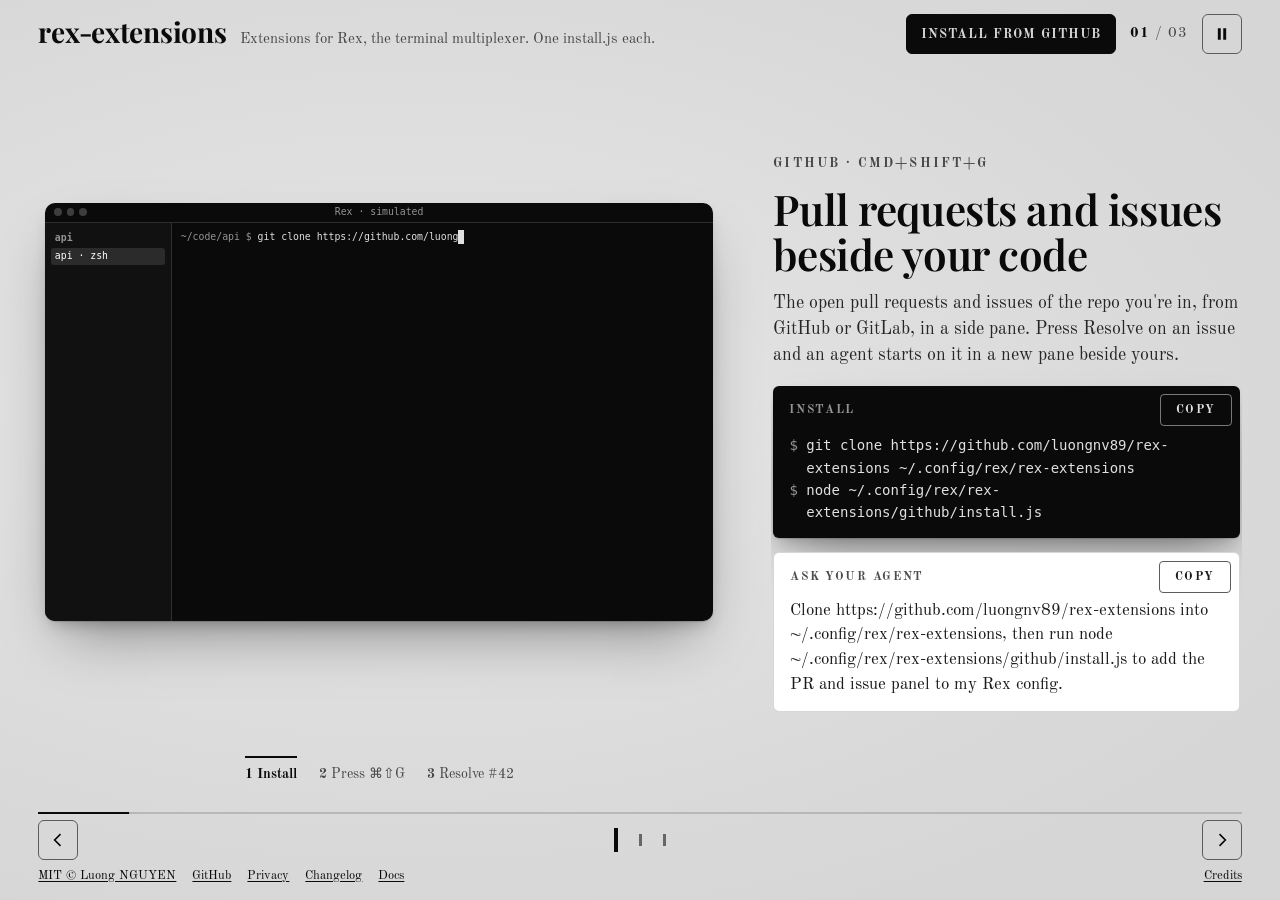
<file: landing-page/index.html>
<!doctype html>
<html lang="en">
<head>
<meta charset="utf-8">
<meta name="viewport" content="width=device-width, initial-scale=1">
<title>rex-extensions: extensions for Rex, the terminal multiplexer</title>
<meta name="description" content="Three extensions for Rex, each shown from install to use: a side pane of pull requests and issues, a strip of Claude Code usage per mcc account, and new tabs that follow ssh.">
<meta name="color-scheme" content="light dark">
<meta name="theme-color" content="#d6d6d6" media="(prefers-color-scheme: light)">
<meta name="theme-color" content="#262626" media="(prefers-color-scheme: dark)">
<link rel="icon" href="favicon.svg" type="image/svg+xml">
<link rel="stylesheet" href="styles.css">
<script src="app.js" defer></script>
</head>
<body>
<div class="shell">
  <header class="top">
    <div class="brandline">
      <a class="brand" href="./">rex-extensions</a>
      <p class="tagline">Extensions for Rex, the terminal multiplexer. One install.js each.</p>
    </div>
    <h1 class="sr-only">rex-extensions: three extensions for Rex, the terminal multiplexer, each shown from install to use</h1>
    <div class="top-controls">
      <a class="cta" href="https://github.com/luongnv89/rex-extensions#quick-start">Install from GitHub</a>
      <p class="counter"><span id="current">01</span> / <span id="total">03</span></p>
      <button id="autoplay" class="ctl" type="button" aria-label="Autoplay" aria-pressed="true" title="Autoplay (Space)">
        <svg class="icon icon-pause" viewBox="0 0 24 24" aria-hidden="true" focusable="false"><path d="M7 5h3.5v14H7zM13.5 5H17v14h-3.5z" fill="currentColor"/></svg>
        <svg class="icon icon-play" viewBox="0 0 24 24" aria-hidden="true" focusable="false"><path d="M8 5v14l11-7z" fill="currentColor"/></svg>
      </button>
    </div>
  </header>

  <main id="stage" class="stage" aria-roledescription="carousel" aria-label="rex-extensions, from install to use">
    <noscript><p class="noscript">This slideshow needs JavaScript. Every extension is also in the <a href="https://github.com/luongnv89/rex-extensions#readme">rex-extensions README</a>.</p></noscript>
  </main>

  <nav class="bar" aria-label="Slides">
    <div class="progress" aria-hidden="true"><span id="progress"></span></div>
    <div class="nav-row">
      <button id="prev" class="ctl" type="button" aria-label="Previous slide">
        <svg class="icon" viewBox="0 0 24 24" aria-hidden="true" focusable="false"><path d="M15 5l-7 7 7 7" fill="none" stroke="currentColor" stroke-width="2"/></svg>
      </button>
      <div id="dots" class="dots"></div>
      <button id="next" class="ctl" type="button" aria-label="Next slide">
        <svg class="icon" viewBox="0 0 24 24" aria-hidden="true" focusable="false"><path d="M9 5l7 7-7 7" fill="none" stroke="currentColor" stroke-width="2"/></svg>
      </button>
    </div>
  </nav>

  <footer class="foot">
    <a href="LICENSE">MIT © Luong NGUYEN</a>
    <a href="https://github.com/luongnv89/rex-extensions">GitHub</a>
    <a href="privacy.html">Privacy</a>
    <a href="changelog.html">Changelog</a>
    <a href="docs.html">Docs</a>
    <details id="credits" class="credits">
      <summary>Credits</summary>
      <div class="credits-panel" role="group" aria-label="Credits" tabindex="0">
        <p>rex-extensions and this site are under the <a href="LICENSE">MIT licence</a>, © Luong NGUYEN.</p>
        <p>The Rex windows on the slides are simulations drawn in HTML. The repos, people, accounts and numbers in them are examples.</p>
        <p>The fonts are under the SIL OFL 1.1: <a href="fonts/OFL-PlayfairDisplay.txt">Playfair Display</a> and <a href="fonts/OFL-OldStandardTT.txt">Old Standard TT</a>. The design follows the <a href="https://github.com/luongnv89/printer-cli">printer-cli</a> site.</p>
      </div>
    </details>
  </footer>

  <p id="announce" class="sr-only" aria-live="polite"></p>
  <p id="copy-status" class="sr-only" role="status"></p>
</div>
<script type="application/json" id="slides">
[
 {
  "id": "github",
  "scene": "github",
  "duration": 16500,
  "group": "github · cmd+shift+g",
  "title": "Pull requests and issues beside your code",
  "blurb": "The open pull requests and issues of the repo you're in, from GitHub or GitLab, in a side pane. Press Resolve on an issue and an agent starts on it in a new pane beside yours.",
  "command": "git clone https://github.com/luongnv89/rex-extensions ~/.config/rex/rex-extensions\nnode ~/.config/rex/rex-extensions/github/install.js",
  "prompt": "Clone https://github.com/luongnv89/rex-extensions into ~/.config/rex/rex-extensions, then run node ~/.config/rex/rex-extensions/github/install.js to add the PR and issue panel to my Rex config.",
  "alt": "A simulated Rex window: the github extension is cloned and installed, cmd+shift+g opens the panel of pull requests and issues on the right, and Resolve #42 starts Claude Code on that issue in a new pane.",
  "steps": [
   {
    "at": 0,
    "label": "Install"
   },
   {
    "at": 5900,
    "label": "Press <kbd>⌘⇧G</kbd>"
   },
   {
    "at": 9900,
    "label": "Resolve #42"
   }
  ]
 },
 {
  "id": "mcc",
  "scene": "mcc",
  "duration": 15500,
  "group": "mcc · cmd+shift+u",
  "title": "Every Claude Code account's usage, in one strip",
  "blurb": "The 5-hour and weekly usage of every mcc account, with the time to each reset, along the bottom of the tab. Press r to look every account up live, and d for when each window resets.",
  "command": "node ~/.config/rex/rex-extensions/mcc/install.js",
  "prompt": "Run node ~/.config/rex/rex-extensions/mcc/install.js to add the mcc usage panel to my Rex config. If that folder doesn't exist, clone https://github.com/luongnv89/rex-extensions into it first.",
  "alt": "A simulated Rex window: the mcc extension is installed, cmd+shift+u opens a strip of usage bars for four accounts along the bottom, r refreshes them and d shows each account's reset times.",
  "steps": [
   {
    "at": 0,
    "label": "Install"
   },
   {
    "at": 4200,
    "label": "Press <kbd>⌘⇧U</kbd>"
   },
   {
    "at": 8200,
    "label": "Refresh with <kbd>r</kbd>"
   },
   {
    "at": 11300,
    "label": "Details with <kbd>d</kbd>"
   }
  ]
 },
 {
  "id": "sshtab",
  "scene": "sshtab",
  "duration": 18000,
  "group": "sshtab · cmd+alt+t",
  "title": "New tabs follow ssh; agents return after restarts",
  "blurb": "A tab or split opened from one that's ssh'd into a machine connects to that machine too, with the same ssh options. After Rex restarts, Claude Code sessions resume in their panes and folders.",
  "command": "node ~/.config/rex/rex-extensions/sshtab/install.js",
  "prompt": "Run node ~/.config/rex/rex-extensions/sshtab/install.js to add same-machine tabs to my Rex config. If that folder doesn't exist, clone https://github.com/luongnv89/rex-extensions into it first.",
  "alt": "A simulated Rex window: the sshtab extension is installed, cmd+t in a tab ssh'd into devbox opens a new tab that types the same ssh command, and after Rex restarts a pane types claude --resume to bring its session back.",
  "steps": [
   {
    "at": 0,
    "label": "Install"
   },
   {
    "at": 5600,
    "label": "<kbd>⌘T</kbd> in an ssh tab"
   },
   {
    "at": 11000,
    "label": "Rex restarts"
   }
  ]
 }
]
</script>
</body>
</html>
</file>
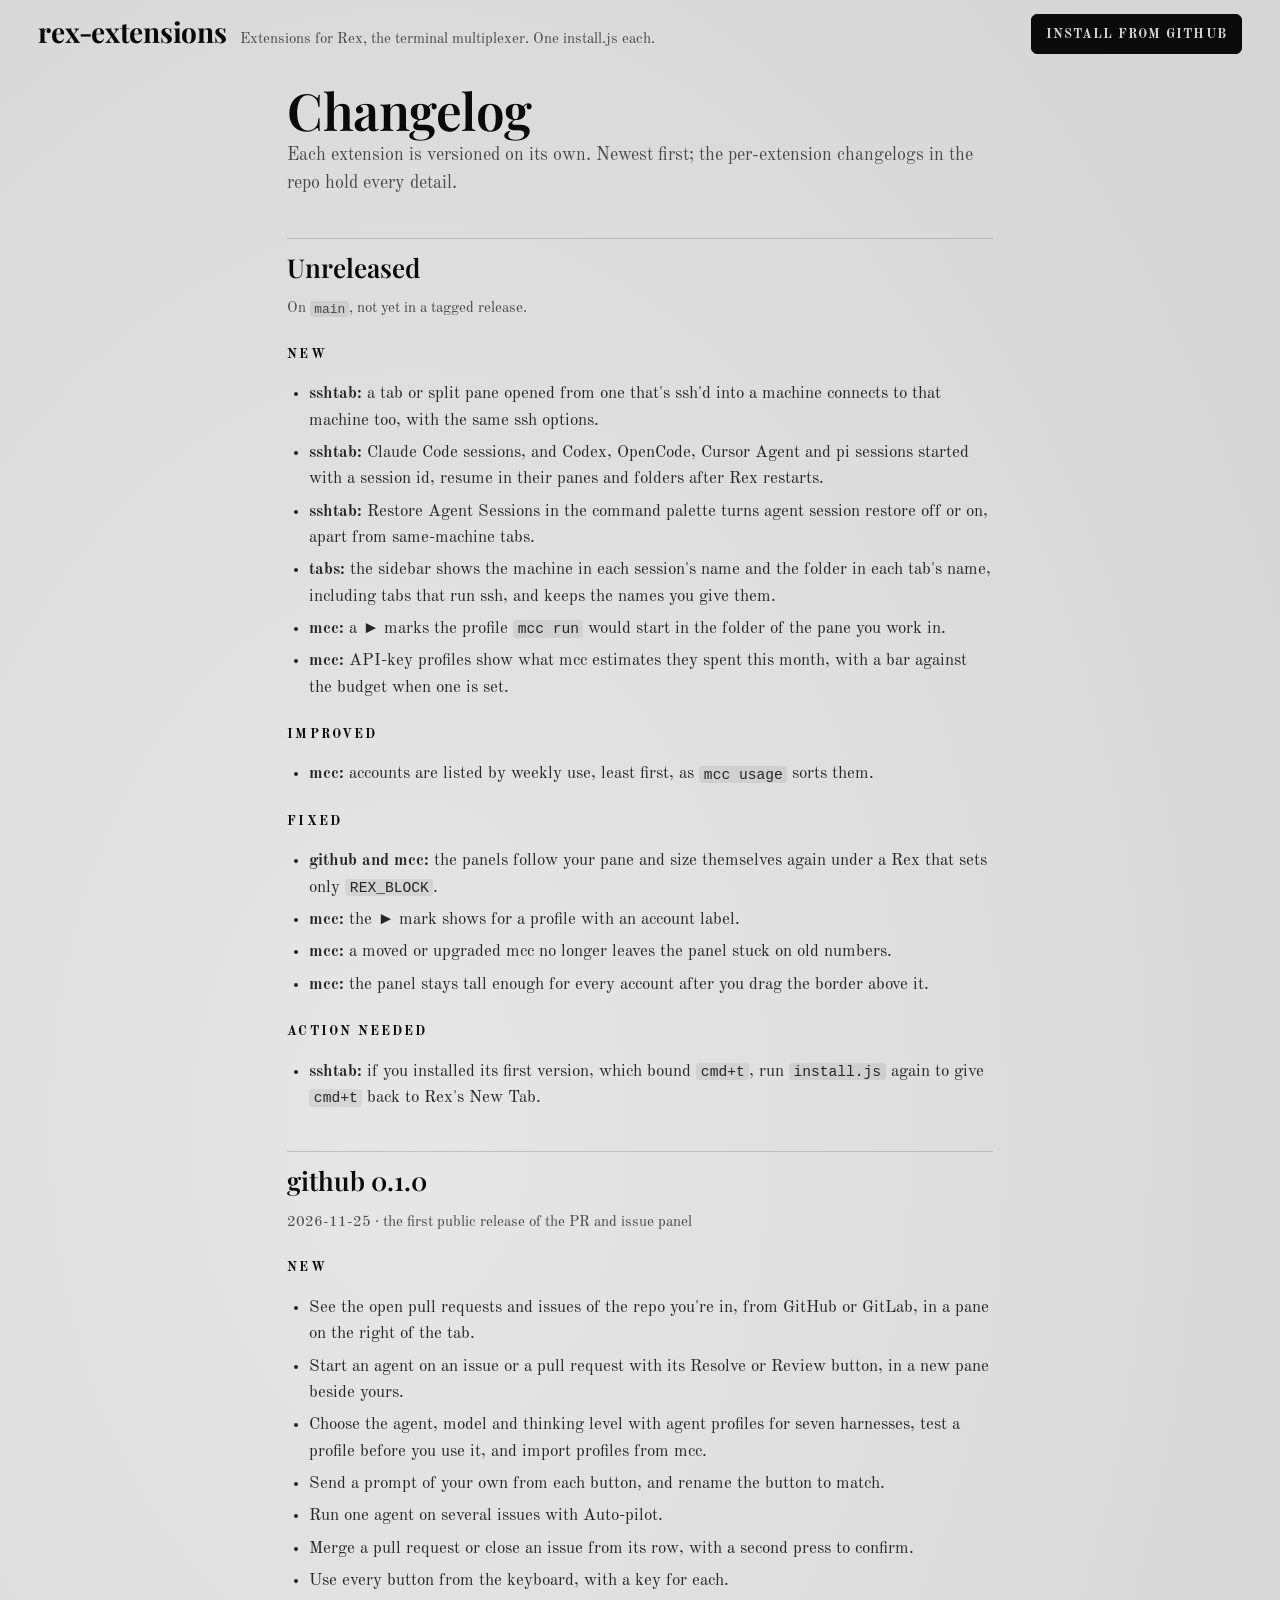
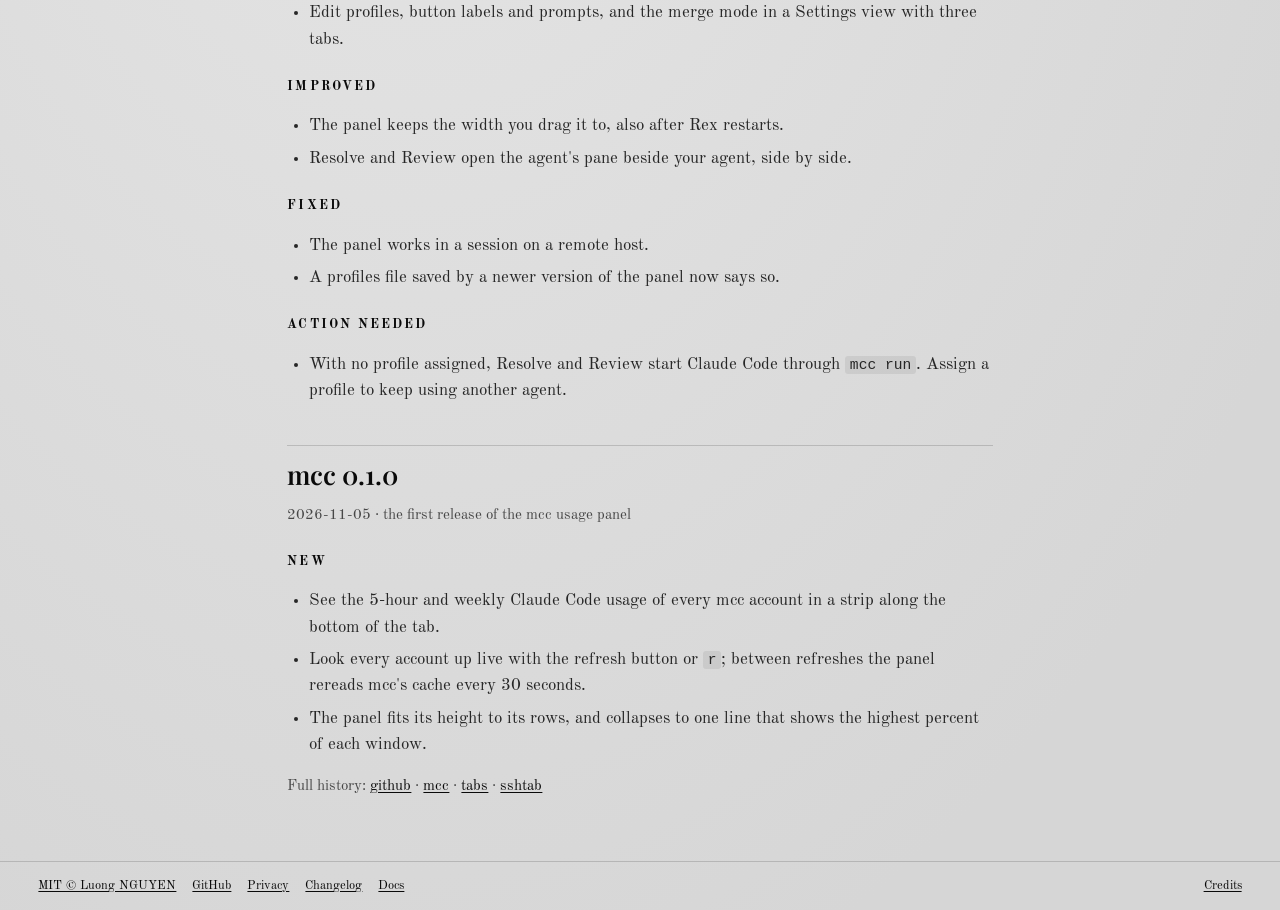
<file: landing-page/changelog.html>
<!doctype html>
<html lang="en" class="doc">
<head>
<meta charset="utf-8">
<meta name="viewport" content="width=device-width, initial-scale=1">
<title>Changelog · rex-extensions</title>
<meta name="description" content="What changed in each rex-extensions release, newest first.">
<meta name="color-scheme" content="light dark">
<meta name="theme-color" content="#d6d6d6" media="(prefers-color-scheme: light)">
<meta name="theme-color" content="#262626" media="(prefers-color-scheme: dark)">
<link rel="icon" href="favicon.svg" type="image/svg+xml">
<link rel="stylesheet" href="styles.css">
</head>
<body>
  <header class="top">
    <div class="brandline">
      <a class="brand" href="index.html">rex-extensions</a>
      <p class="tagline">Extensions for Rex, the terminal multiplexer. One install.js each.</p>
    </div>
    <div class="top-controls">
      <a class="cta" href="https://github.com/luongnv89/rex-extensions#quick-start">Install from GitHub</a>
    </div>
  </header>
  <main class="doc-main">

    <h1>Changelog</h1>
    <p class="lede">Each extension is versioned on its own. Newest first; the per-extension changelogs in the repo hold every detail.</p>

    <h2 id="unreleased">Unreleased</h2>
    <p class="meta">On <code>main</code>, not yet in a tagged release.</p>
    <h3>New</h3>
    <ul>
      <li><strong>sshtab:</strong> a tab or split pane opened from one that's ssh'd into a machine connects to that machine too, with the same ssh options.</li>
      <li><strong>sshtab:</strong> Claude Code sessions, and Codex, OpenCode, Cursor Agent and pi sessions started with a session id, resume in their panes and folders after Rex restarts.</li>
      <li><strong>sshtab:</strong> Restore Agent Sessions in the command palette turns agent session restore off or on, apart from same-machine tabs.</li>
      <li><strong>tabs:</strong> the sidebar shows the machine in each session's name and the folder in each tab's name, including tabs that run ssh, and keeps the names you give them.</li>
      <li><strong>mcc:</strong> a ► marks the profile <code>mcc run</code> would start in the folder of the pane you work in.</li>
      <li><strong>mcc:</strong> API-key profiles show what mcc estimates they spent this month, with a bar against the budget when one is set.</li>
    </ul>
    <h3>Improved</h3>
    <ul>
      <li><strong>mcc:</strong> accounts are listed by weekly use, least first, as <code>mcc usage</code> sorts them.</li>
    </ul>
    <h3>Fixed</h3>
    <ul>
      <li><strong>github and mcc:</strong> the panels follow your pane and size themselves again under a Rex that sets only <code>REX_BLOCK</code>.</li>
      <li><strong>mcc:</strong> the ► mark shows for a profile with an account label.</li>
      <li><strong>mcc:</strong> a moved or upgraded mcc no longer leaves the panel stuck on old numbers.</li>
      <li><strong>mcc:</strong> the panel stays tall enough for every account after you drag the border above it.</li>
    </ul>
    <h3>Action needed</h3>
    <ul>
      <li><strong>sshtab:</strong> if you installed its first version, which bound <code>cmd+t</code>, run <code>install.js</code> again to give <code>cmd+t</code> back to Rex's New Tab.</li>
    </ul>

    <h2 id="github-0-1-0">github 0.1.0</h2>
    <p class="meta">2026-11-25 · the first public release of the PR and issue panel</p>
    <h3>New</h3>
    <ul>
      <li>See the open pull requests and issues of the repo you're in, from GitHub or GitLab, in a pane on the right of the tab.</li>
      <li>Start an agent on an issue or a pull request with its Resolve or Review button, in a new pane beside yours.</li>
      <li>Choose the agent, model and thinking level with agent profiles for seven harnesses, test a profile before you use it, and import profiles from mcc.</li>
      <li>Send a prompt of your own from each button, and rename the button to match.</li>
      <li>Run one agent on several issues with Auto-pilot.</li>
      <li>Merge a pull request or close an issue from its row, with a second press to confirm.</li>
      <li>Use every button from the keyboard, with a key for each.</li>
      <li>Edit profiles, button labels and prompts, and the merge mode in a Settings view with three tabs.</li>
    </ul>
    <h3>Improved</h3>
    <ul>
      <li>The panel keeps the width you drag it to, also after Rex restarts.</li>
      <li>Resolve and Review open the agent's pane beside your agent, side by side.</li>
    </ul>
    <h3>Fixed</h3>
    <ul>
      <li>The panel works in a session on a remote host.</li>
      <li>A profiles file saved by a newer version of the panel now says so.</li>
    </ul>
    <h3>Action needed</h3>
    <ul>
      <li>With no profile assigned, Resolve and Review start Claude Code through <code>mcc run</code>. Assign a profile to keep using another agent.</li>
    </ul>

    <h2 id="mcc-0-1-0">mcc 0.1.0</h2>
    <p class="meta">2026-11-05 · the first release of the mcc usage panel</p>
    <h3>New</h3>
    <ul>
      <li>See the 5-hour and weekly Claude Code usage of every mcc account in a strip along the bottom of the tab.</li>
      <li>Look every account up live with the refresh button or <code>r</code>; between refreshes the panel rereads mcc's cache every 30 seconds.</li>
      <li>The panel fits its height to its rows, and collapses to one line that shows the highest percent of each window.</li>
    </ul>

    <p class="meta">Full history: <a href="https://github.com/luongnv89/rex-extensions/blob/HEAD/github/CHANGELOG.md">github</a> · <a href="https://github.com/luongnv89/rex-extensions/blob/HEAD/mcc/CHANGELOG.md">mcc</a> · <a href="https://github.com/luongnv89/rex-extensions/blob/HEAD/tabs/CHANGELOG.md">tabs</a> · <a href="https://github.com/luongnv89/rex-extensions/blob/HEAD/sshtab/CHANGELOG.md">sshtab</a></p>
  </main>
  <footer class="foot">
    <a href="LICENSE">MIT © Luong NGUYEN</a>
    <a href="https://github.com/luongnv89/rex-extensions">GitHub</a>
    <a href="privacy.html">Privacy</a>
    <a href="changelog.html" aria-current="page">Changelog</a>
    <a href="docs.html">Docs</a>
    <details id="credits" class="credits">
      <summary>Credits</summary>
      <div class="credits-panel" role="group" aria-label="Credits" tabindex="0">
        <p>rex-extensions and this site are under the <a href="LICENSE">MIT licence</a>, © Luong NGUYEN.</p>
        <p>The Rex windows on the slides are simulations drawn in HTML. The repos, people, accounts and numbers in them are examples.</p>
        <p>The fonts are under the SIL OFL 1.1: <a href="fonts/OFL-PlayfairDisplay.txt">Playfair Display</a> and <a href="fonts/OFL-OldStandardTT.txt">Old Standard TT</a>. The design follows the <a href="https://github.com/luongnv89/printer-cli">printer-cli</a> site.</p>
      </div>
    </details>
  </footer>
<script>
  // The credits close on Escape and on a click outside them, as on the slideshow.
  const credits = document.getElementById("credits");
  document.addEventListener("keydown", (e) => { if (e.key === "Escape" && credits.open) { credits.open = false; credits.querySelector("summary").focus(); } });
  document.addEventListener("click", (e) => { if (credits.open && !credits.contains(e.target)) credits.open = false; });
</script>
</body>
</html>
</file>
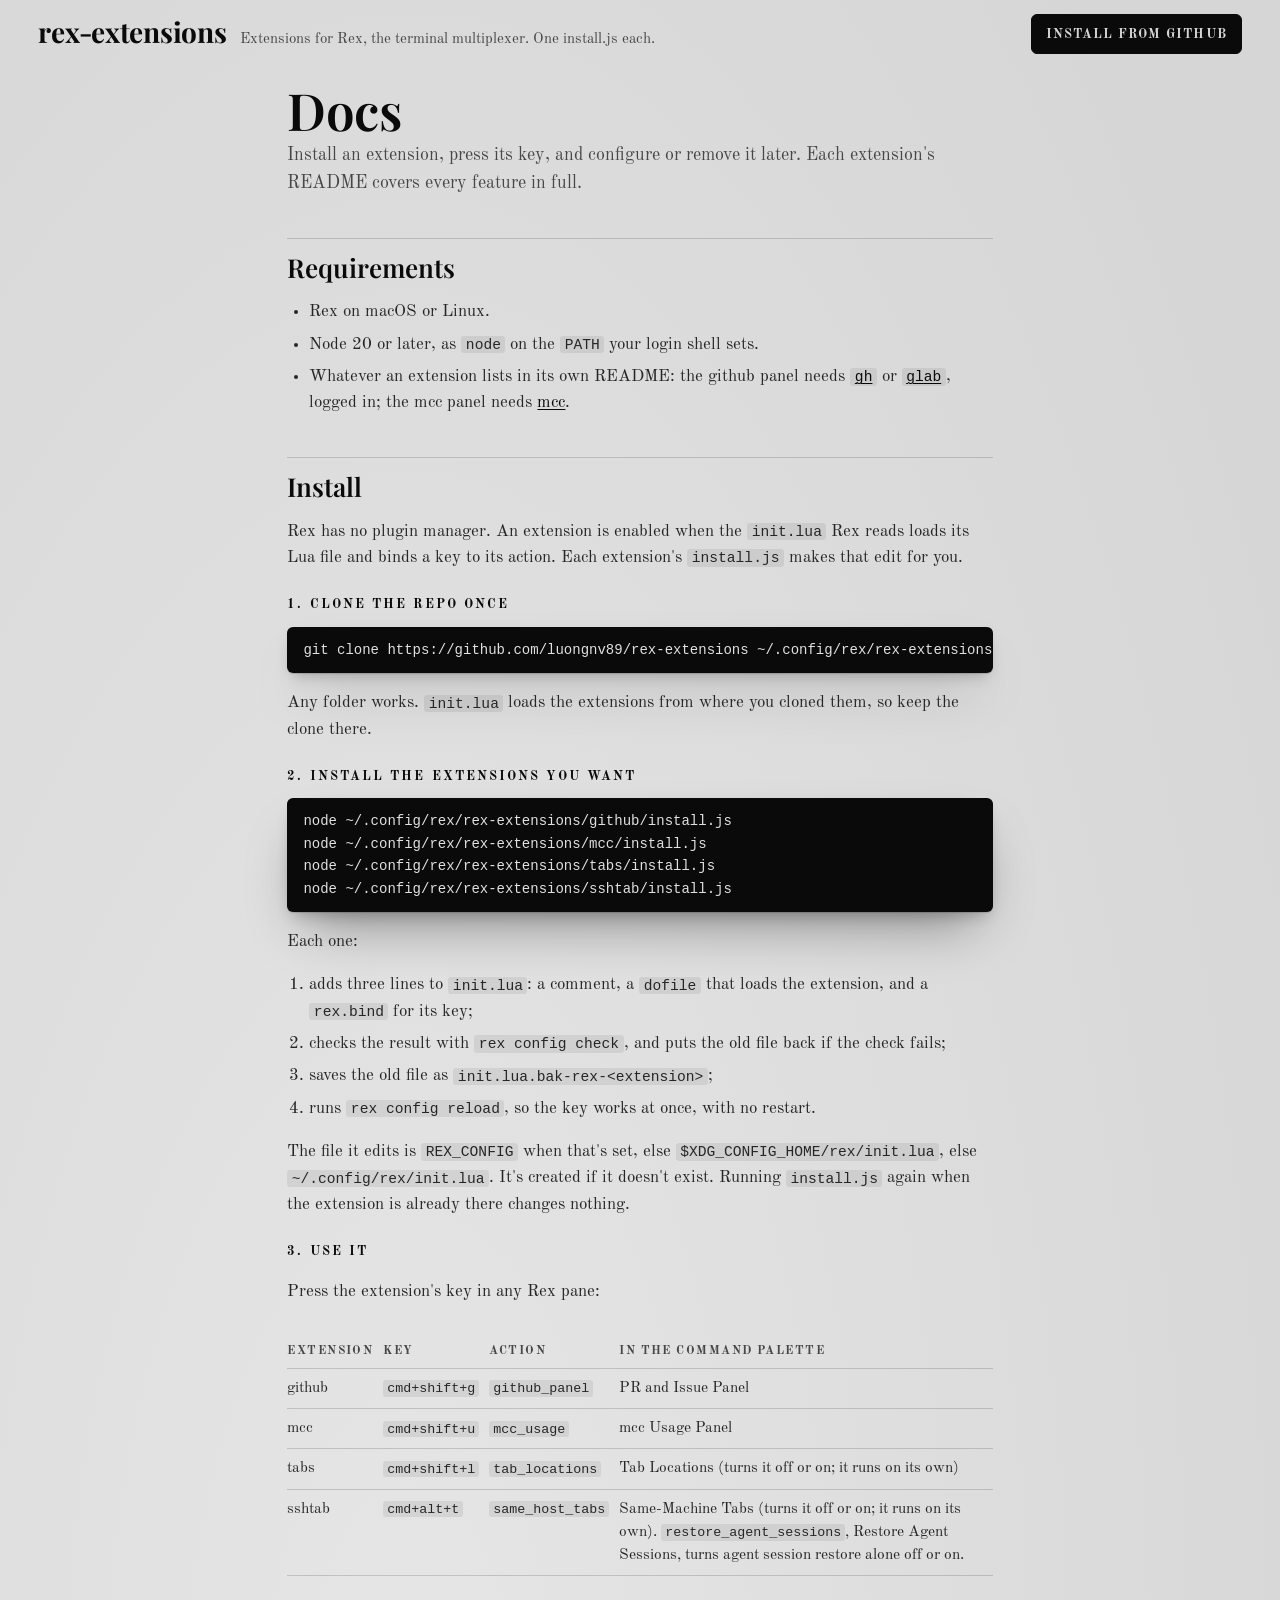
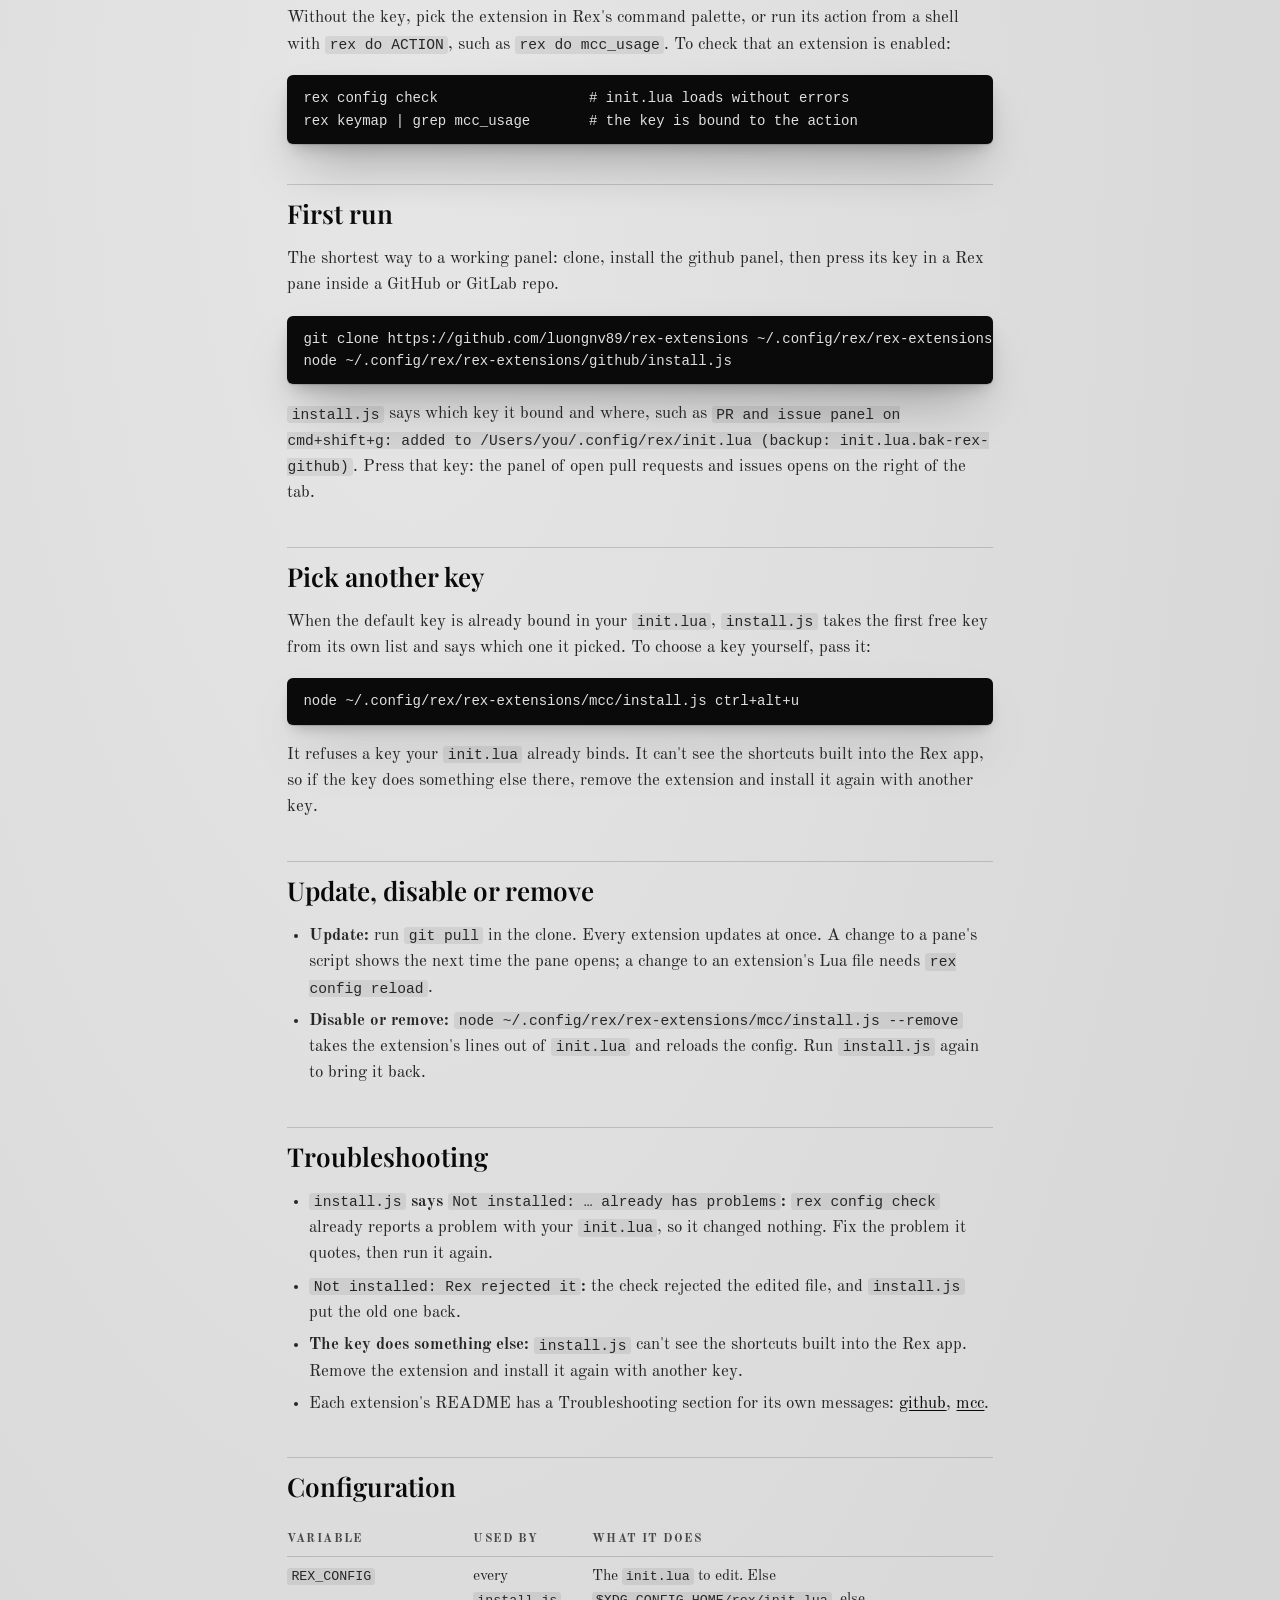
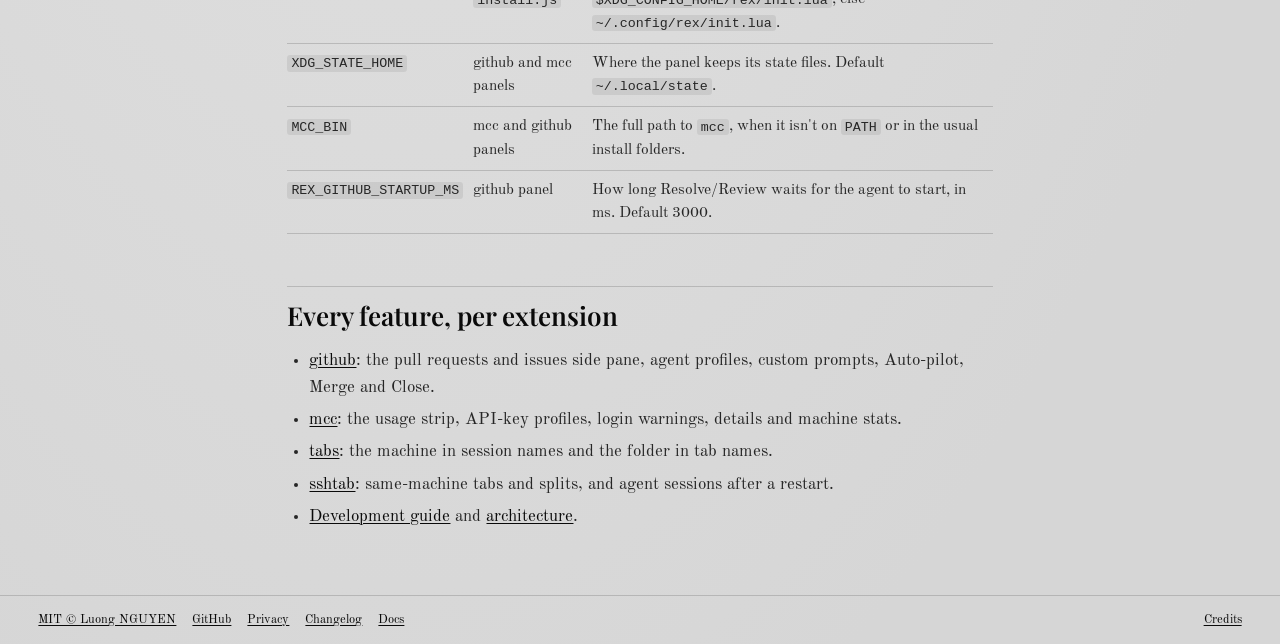
<file: landing-page/docs.html>
<!doctype html>
<html lang="en" class="doc">
<head>
<meta charset="utf-8">
<meta name="viewport" content="width=device-width, initial-scale=1">
<title>Docs · rex-extensions</title>
<meta name="description" content="Install, use, configure and remove the Rex extensions: github, mcc, tabs and sshtab.">
<meta name="color-scheme" content="light dark">
<meta name="theme-color" content="#d6d6d6" media="(prefers-color-scheme: light)">
<meta name="theme-color" content="#262626" media="(prefers-color-scheme: dark)">
<link rel="icon" href="favicon.svg" type="image/svg+xml">
<link rel="stylesheet" href="styles.css">
</head>
<body>
  <header class="top">
    <div class="brandline">
      <a class="brand" href="index.html">rex-extensions</a>
      <p class="tagline">Extensions for Rex, the terminal multiplexer. One install.js each.</p>
    </div>
    <div class="top-controls">
      <a class="cta" href="https://github.com/luongnv89/rex-extensions#quick-start">Install from GitHub</a>
    </div>
  </header>
  <main class="doc-main">

    <h1>Docs</h1>
    <p class="lede">Install an extension, press its key, and configure or remove it later. Each extension's README covers every feature in full.</p>

    <h2 id="requirements">Requirements</h2>
    <ul>
      <li>Rex on macOS or Linux.</li>
      <li>Node 20 or later, as <code>node</code> on the <code>PATH</code> your login shell sets.</li>
      <li>Whatever an extension lists in its own README: the github panel needs <a href="https://cli.github.com"><code>gh</code></a> or <a href="https://gitlab.com/gitlab-org/cli"><code>glab</code></a>, logged in; the mcc panel needs <a href="https://github.com/luongnv89/mcc">mcc</a>.</li>
    </ul>

    <h2 id="install">Install</h2>
    <p>Rex has no plugin manager. An extension is enabled when the <code>init.lua</code> Rex reads loads its Lua file and binds a key to its action. Each extension's <code>install.js</code> makes that edit for you.</p>
    <h3>1. Clone the repo once</h3>
<pre class="code"><code>git clone https://github.com/luongnv89/rex-extensions ~/.config/rex/rex-extensions</code></pre>
    <p>Any folder works. <code>init.lua</code> loads the extensions from where you cloned them, so keep the clone there.</p>
    <h3>2. Install the extensions you want</h3>
<pre class="code"><code>node ~/.config/rex/rex-extensions/github/install.js
node ~/.config/rex/rex-extensions/mcc/install.js
node ~/.config/rex/rex-extensions/tabs/install.js
node ~/.config/rex/rex-extensions/sshtab/install.js</code></pre>
    <p>Each one:</p>
    <ol>
      <li>adds three lines to <code>init.lua</code>: a comment, a <code>dofile</code> that loads the extension, and a <code>rex.bind</code> for its key;</li>
      <li>checks the result with <code>rex config check</code>, and puts the old file back if the check fails;</li>
      <li>saves the old file as <code>init.lua.bak-rex-&lt;extension&gt;</code>;</li>
      <li>runs <code>rex config reload</code>, so the key works at once, with no restart.</li>
    </ol>
    <p>The file it edits is <code>REX_CONFIG</code> when that's set, else <code>$XDG_CONFIG_HOME/rex/init.lua</code>, else <code>~/.config/rex/init.lua</code>. It's created if it doesn't exist. Running <code>install.js</code> again when the extension is already there changes nothing.</p>
    <h3>3. Use it</h3>
    <p>Press the extension's key in any Rex pane:</p>
    <div class="table-wrap"><table>
      <thead><tr><th>Extension</th><th>Key</th><th>Action</th><th>In the command palette</th></tr></thead>
      <tbody>
        <tr><td>github</td><td><code>cmd+shift+g</code></td><td><code>github_panel</code></td><td>PR and Issue Panel</td></tr>
        <tr><td>mcc</td><td><code>cmd+shift+u</code></td><td><code>mcc_usage</code></td><td>mcc Usage Panel</td></tr>
        <tr><td>tabs</td><td><code>cmd+shift+l</code></td><td><code>tab_locations</code></td><td>Tab Locations (turns it off or on; it runs on its own)</td></tr>
        <tr><td>sshtab</td><td><code>cmd+alt+t</code></td><td><code>same_host_tabs</code></td><td>Same-Machine Tabs (turns it off or on; it runs on its own). <code>restore_agent_sessions</code>, Restore Agent Sessions, turns agent session restore alone off or on.</td></tr>
      </tbody>
    </table></div>
    <p>Without the key, pick the extension in Rex's command palette, or run its action from a shell with <code>rex do ACTION</code>, such as <code>rex do mcc_usage</code>. To check that an extension is enabled:</p>
<pre class="code"><code>rex config check                  # init.lua loads without errors
rex keymap | grep mcc_usage       # the key is bound to the action</code></pre>

    <h2 id="first-run">First run</h2>
    <p>The shortest way to a working panel: clone, install the github panel, then press its key in a Rex pane inside a GitHub or GitLab repo.</p>
<pre class="code"><code>git clone https://github.com/luongnv89/rex-extensions ~/.config/rex/rex-extensions
node ~/.config/rex/rex-extensions/github/install.js</code></pre>
    <p><code>install.js</code> says which key it bound and where, such as <code>PR and issue panel on cmd+shift+g: added to /Users/you/.config/rex/init.lua (backup: init.lua.bak-rex-github)</code>. Press that key: the panel of open pull requests and issues opens on the right of the tab.</p>

    <h2 id="pick-another-key">Pick another key</h2>
    <p>When the default key is already bound in your <code>init.lua</code>, <code>install.js</code> takes the first free key from its own list and says which one it picked. To choose a key yourself, pass it:</p>
<pre class="code"><code>node ~/.config/rex/rex-extensions/mcc/install.js ctrl+alt+u</code></pre>
    <p>It refuses a key your <code>init.lua</code> already binds. It can't see the shortcuts built into the Rex app, so if the key does something else there, remove the extension and install it again with another key.</p>

    <h2 id="update-or-remove">Update, disable or remove</h2>
    <ul>
      <li><strong>Update:</strong> run <code>git pull</code> in the clone. Every extension updates at once. A change to a pane's script shows the next time the pane opens; a change to an extension's Lua file needs <code>rex config reload</code>.</li>
      <li><strong>Disable or remove:</strong> <code>node ~/.config/rex/rex-extensions/mcc/install.js --remove</code> takes the extension's lines out of <code>init.lua</code> and reloads the config. Run <code>install.js</code> again to bring it back.</li>
    </ul>

    <h2 id="troubleshooting">Troubleshooting</h2>
    <ul>
      <li><strong><code>install.js</code> says <code>Not installed: … already has problems</code>:</strong> <code>rex config check</code> already reports a problem with your <code>init.lua</code>, so it changed nothing. Fix the problem it quotes, then run it again.</li>
      <li><strong><code>Not installed: Rex rejected it</code>:</strong> the check rejected the edited file, and <code>install.js</code> put the old one back.</li>
      <li><strong>The key does something else:</strong> <code>install.js</code> can't see the shortcuts built into the Rex app. Remove the extension and install it again with another key.</li>
      <li>Each extension's README has a Troubleshooting section for its own messages: <a href="https://github.com/luongnv89/rex-extensions/blob/HEAD/github/README.md#troubleshooting">github</a>, <a href="https://github.com/luongnv89/rex-extensions/blob/HEAD/mcc/README.md#troubleshooting">mcc</a>.</li>
    </ul>

    <h2 id="configuration">Configuration</h2>
    <div class="table-wrap"><table>
      <thead><tr><th>Variable</th><th>Used by</th><th>What it does</th></tr></thead>
      <tbody>
        <tr><td><code>REX_CONFIG</code></td><td>every <code>install.js</code></td><td>The <code>init.lua</code> to edit. Else <code>$XDG_CONFIG_HOME/rex/init.lua</code>, else <code>~/.config/rex/init.lua</code>.</td></tr>
        <tr><td><code>XDG_STATE_HOME</code></td><td>github and mcc panels</td><td>Where the panel keeps its state files. Default <code>~/.local/state</code>.</td></tr>
        <tr><td><code>MCC_BIN</code></td><td>mcc and github panels</td><td>The full path to <code>mcc</code>, when it isn't on <code>PATH</code> or in the usual install folders.</td></tr>
        <tr><td><code>REX_GITHUB_STARTUP_MS</code></td><td>github panel</td><td>How long Resolve/Review waits for the agent to start, in ms. Default 3000.</td></tr>
      </tbody>
    </table></div>

    <h2 id="more">Every feature, per extension</h2>
    <ul>
      <li><a href="https://github.com/luongnv89/rex-extensions/blob/HEAD/github/README.md">github</a>: the pull requests and issues side pane, agent profiles, custom prompts, Auto-pilot, Merge and Close.</li>
      <li><a href="https://github.com/luongnv89/rex-extensions/blob/HEAD/mcc/README.md">mcc</a>: the usage strip, API-key profiles, login warnings, details and machine stats.</li>
      <li><a href="https://github.com/luongnv89/rex-extensions/blob/HEAD/tabs/README.md">tabs</a>: the machine in session names and the folder in tab names.</li>
      <li><a href="https://github.com/luongnv89/rex-extensions/blob/HEAD/sshtab/README.md">sshtab</a>: same-machine tabs and splits, and agent sessions after a restart.</li>
      <li><a href="https://github.com/luongnv89/rex-extensions/blob/HEAD/docs/DEVELOPMENT.md">Development guide</a> and <a href="https://github.com/luongnv89/rex-extensions/blob/HEAD/docs/ARCHITECTURE.md">architecture</a>.</li>
    </ul>
  </main>
  <footer class="foot">
    <a href="LICENSE">MIT © Luong NGUYEN</a>
    <a href="https://github.com/luongnv89/rex-extensions">GitHub</a>
    <a href="privacy.html">Privacy</a>
    <a href="changelog.html">Changelog</a>
    <a href="docs.html" aria-current="page">Docs</a>
    <details id="credits" class="credits">
      <summary>Credits</summary>
      <div class="credits-panel" role="group" aria-label="Credits" tabindex="0">
        <p>rex-extensions and this site are under the <a href="LICENSE">MIT licence</a>, © Luong NGUYEN.</p>
        <p>The Rex windows on the slides are simulations drawn in HTML. The repos, people, accounts and numbers in them are examples.</p>
        <p>The fonts are under the SIL OFL 1.1: <a href="fonts/OFL-PlayfairDisplay.txt">Playfair Display</a> and <a href="fonts/OFL-OldStandardTT.txt">Old Standard TT</a>. The design follows the <a href="https://github.com/luongnv89/printer-cli">printer-cli</a> site.</p>
      </div>
    </details>
  </footer>
<script>
  // The credits close on Escape and on a click outside them, as on the slideshow.
  const credits = document.getElementById("credits");
  document.addEventListener("keydown", (e) => { if (e.key === "Escape" && credits.open) { credits.open = false; credits.querySelector("summary").focus(); } });
  document.addEventListener("click", (e) => { if (credits.open && !credits.contains(e.target)) credits.open = false; });
</script>
</body>
</html>
</file>
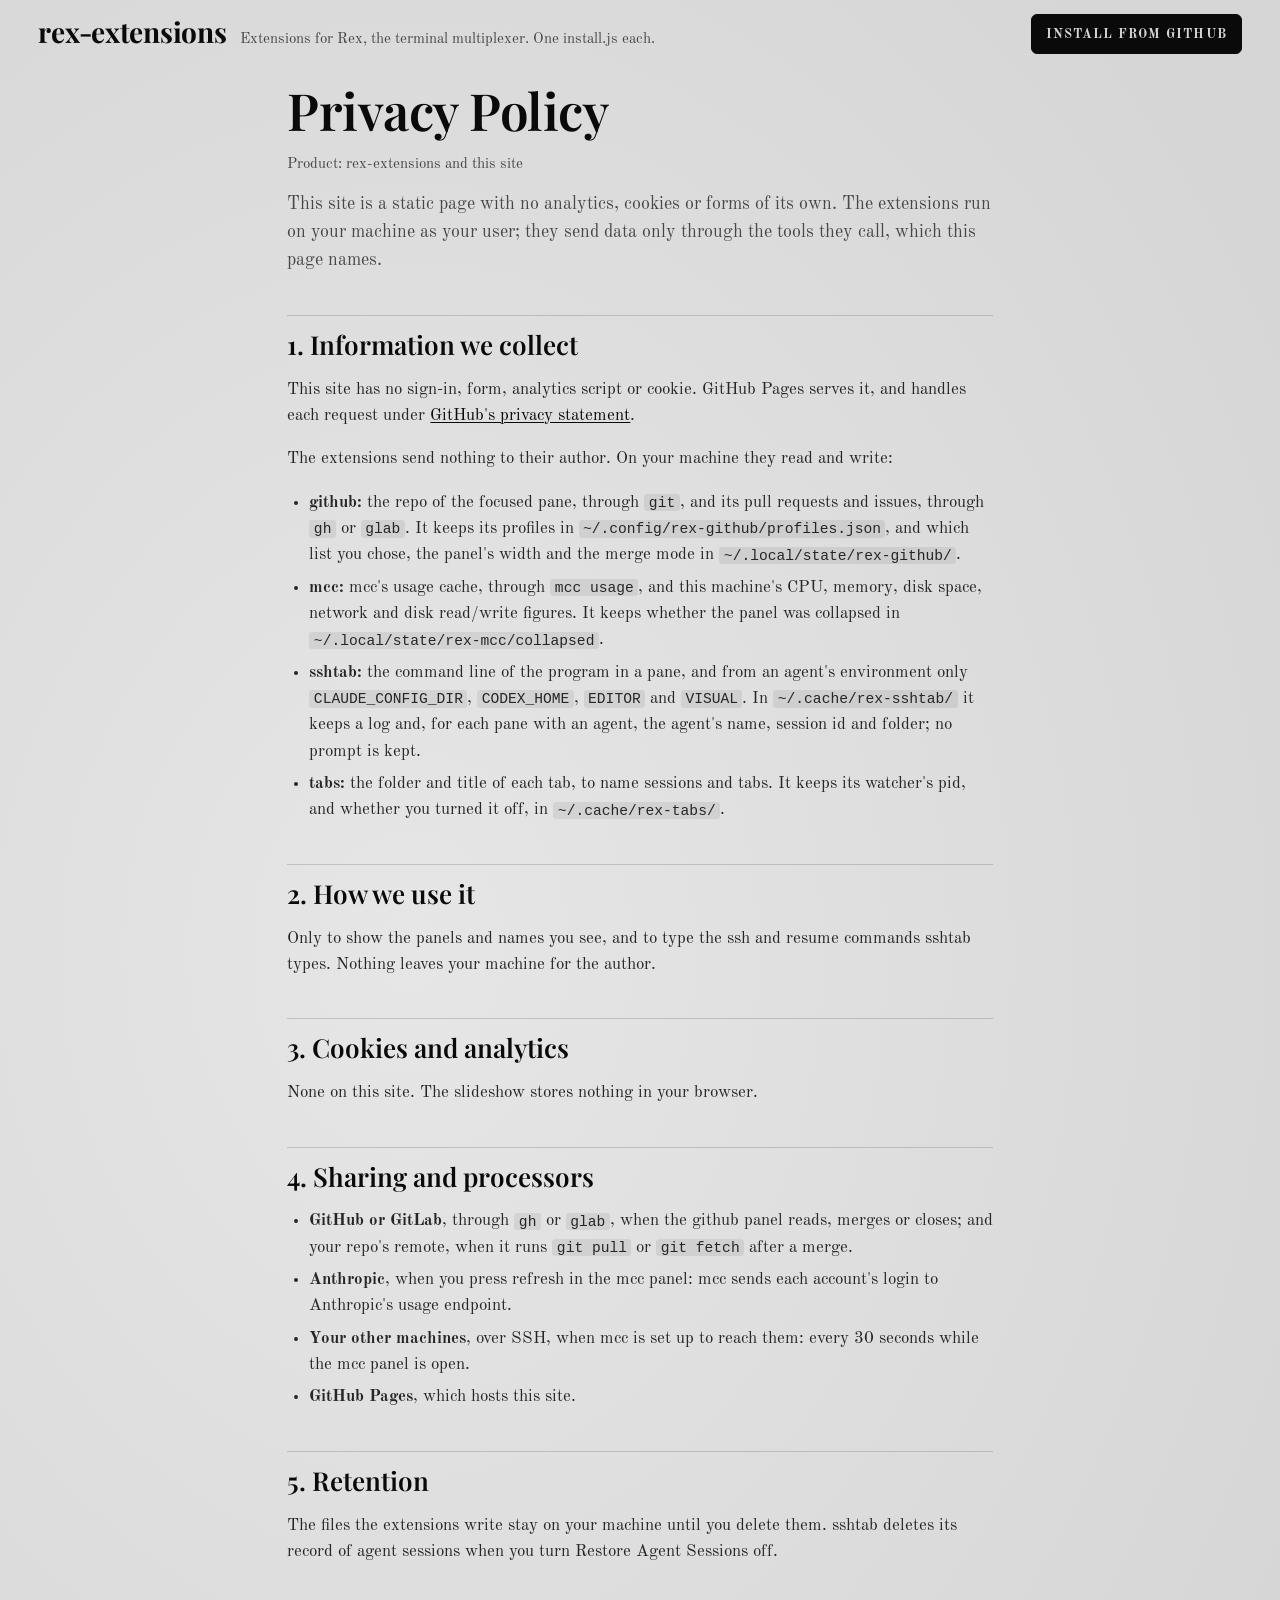
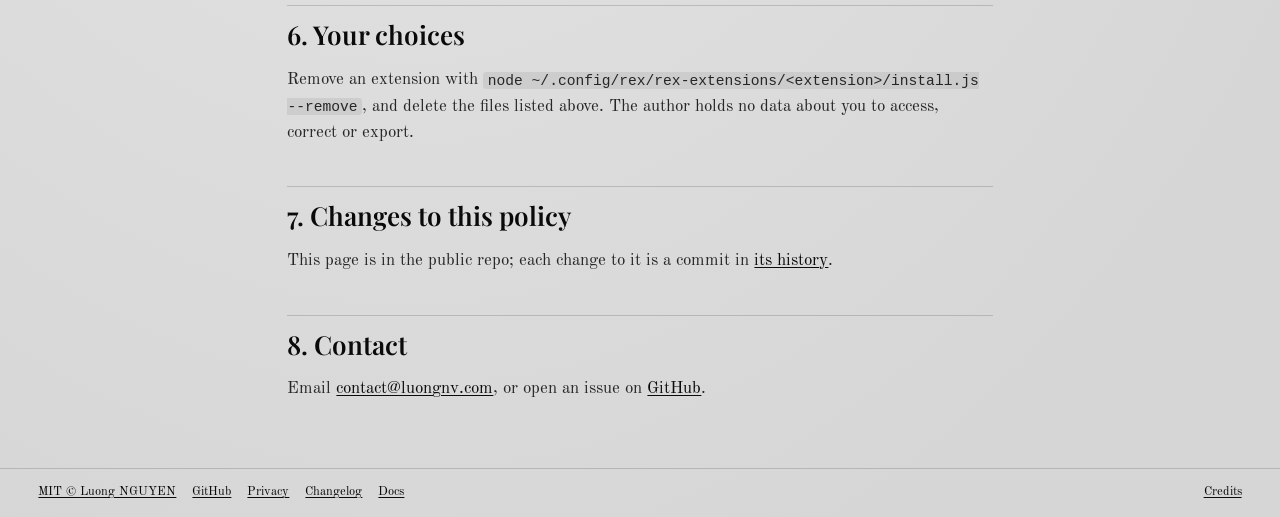
<file: landing-page/privacy.html>
<!doctype html>
<!-- Draft for legal review: confirm every statement before publishing. -->
<html lang="en" class="doc">
<head>
<meta charset="utf-8">
<meta name="viewport" content="width=device-width, initial-scale=1">
<title>Privacy · rex-extensions</title>
<meta name="description" content="What this site and the rex-extensions read, store and send.">
<meta name="color-scheme" content="light dark">
<meta name="theme-color" content="#d6d6d6" media="(prefers-color-scheme: light)">
<meta name="theme-color" content="#262626" media="(prefers-color-scheme: dark)">
<link rel="icon" href="favicon.svg" type="image/svg+xml">
<link rel="stylesheet" href="styles.css">
</head>
<body>
  <header class="top">
    <div class="brandline">
      <a class="brand" href="index.html">rex-extensions</a>
      <p class="tagline">Extensions for Rex, the terminal multiplexer. One install.js each.</p>
    </div>
    <div class="top-controls">
      <a class="cta" href="https://github.com/luongnv89/rex-extensions#quick-start">Install from GitHub</a>
    </div>
  </header>
  <main class="doc-main">

    <h1>Privacy Policy</h1>
    <p class="meta">Product: rex-extensions and this site</p>
    <p class="lede">This site is a static page with no analytics, cookies or forms of its own. The extensions run on your machine as your user; they send data only through the tools they call, which this page names.</p>

    <h2 id="collect">1. Information we collect</h2>
    <p>This site has no sign-in, form, analytics script or cookie. GitHub Pages serves it, and handles each request under <a href="https://docs.github.com/en/site-policy/privacy-policies/github-general-privacy-statement">GitHub's privacy statement</a>.</p>
    <p>The extensions send nothing to their author. On your machine they read and write:</p>
    <ul>
      <li><strong>github:</strong> the repo of the focused pane, through <code>git</code>, and its pull requests and issues, through <code>gh</code> or <code>glab</code>. It keeps its profiles in <code>~/.config/rex-github/profiles.json</code>, and which list you chose, the panel's width and the merge mode in <code>~/.local/state/rex-github/</code>.</li>
      <li><strong>mcc:</strong> mcc's usage cache, through <code>mcc usage</code>, and this machine's CPU, memory, disk space, network and disk read/write figures. It keeps whether the panel was collapsed in <code>~/.local/state/rex-mcc/collapsed</code>.</li>
      <li><strong>sshtab:</strong> the command line of the program in a pane, and from an agent's environment only <code>CLAUDE_CONFIG_DIR</code>, <code>CODEX_HOME</code>, <code>EDITOR</code> and <code>VISUAL</code>. In <code>~/.cache/rex-sshtab/</code> it keeps a log and, for each pane with an agent, the agent's name, session id and folder; no prompt is kept.</li>
      <li><strong>tabs:</strong> the folder and title of each tab, to name sessions and tabs. It keeps its watcher's pid, and whether you turned it off, in <code>~/.cache/rex-tabs/</code>.</li>
    </ul>

    <h2 id="use">2. How we use it</h2>
    <p>Only to show the panels and names you see, and to type the ssh and resume commands sshtab types. Nothing leaves your machine for the author.</p>

    <h2 id="cookies">3. Cookies and analytics</h2>
    <p>None on this site. The slideshow stores nothing in your browser.</p>

    <h2 id="sharing">4. Sharing and processors</h2>
    <ul>
      <li><strong>GitHub or GitLab</strong>, through <code>gh</code> or <code>glab</code>, when the github panel reads, merges or closes; and your repo's remote, when it runs <code>git pull</code> or <code>git fetch</code> after a merge.</li>
      <li><strong>Anthropic</strong>, when you press refresh in the mcc panel: mcc sends each account's login to Anthropic's usage endpoint.</li>
      <li><strong>Your other machines</strong>, over SSH, when mcc is set up to reach them: every 30 seconds while the mcc panel is open.</li>
      <li><strong>GitHub Pages</strong>, which hosts this site.</li>
    </ul>

    <h2 id="retention">5. Retention</h2>
    <p>The files the extensions write stay on your machine until you delete them. sshtab deletes its record of agent sessions when you turn Restore Agent Sessions off.</p>

    <h2 id="choices">6. Your choices</h2>
    <p>Remove an extension with <code>node ~/.config/rex/rex-extensions/&lt;extension&gt;/install.js --remove</code>, and delete the files listed above. The author holds no data about you to access, correct or export.</p>

    <h2 id="changes">7. Changes to this policy</h2>
    <p>This page is in the public repo; each change to it is a commit in <a href="https://github.com/luongnv89/rex-extensions/commits/main/landing-page/privacy.html">its history</a>.</p>

    <h2 id="contact">8. Contact</h2>
    <p>Email <a href="mailto:contact@luongnv.com">contact@luongnv.com</a>, or open an issue on <a href="https://github.com/luongnv89/rex-extensions/issues">GitHub</a>.</p>
  </main>
  <footer class="foot">
    <a href="LICENSE">MIT © Luong NGUYEN</a>
    <a href="https://github.com/luongnv89/rex-extensions">GitHub</a>
    <a href="privacy.html" aria-current="page">Privacy</a>
    <a href="changelog.html">Changelog</a>
    <a href="docs.html">Docs</a>
    <details id="credits" class="credits">
      <summary>Credits</summary>
      <div class="credits-panel" role="group" aria-label="Credits" tabindex="0">
        <p>rex-extensions and this site are under the <a href="LICENSE">MIT licence</a>, © Luong NGUYEN.</p>
        <p>The Rex windows on the slides are simulations drawn in HTML. The repos, people, accounts and numbers in them are examples.</p>
        <p>The fonts are under the SIL OFL 1.1: <a href="fonts/OFL-PlayfairDisplay.txt">Playfair Display</a> and <a href="fonts/OFL-OldStandardTT.txt">Old Standard TT</a>. The design follows the <a href="https://github.com/luongnv89/printer-cli">printer-cli</a> site.</p>
      </div>
    </details>
  </footer>
<script>
  // The credits close on Escape and on a click outside them, as on the slideshow.
  const credits = document.getElementById("credits");
  document.addEventListener("keydown", (e) => { if (e.key === "Escape" && credits.open) { credits.open = false; credits.querySelector("summary").focus(); } });
  document.addEventListener("click", (e) => { if (credits.open && !credits.contains(e.target)) credits.open = false; });
</script>
</body>
</html>
</file>
<file: landing-page/styles.css>
/* rex-extensions: the printer-cli light table, reused. Each slide sets a simulated Rex window on a grey mat, with
   the install command and an agent prompt beside it. Every colour is a neutral grey (r = g = b), black or white;
   alpha is used only for shadows, hairlines and tints, so no hue ever appears, inside the terminal too. */

/* Playfair Display for titles and Old Standard TT for text, as on printer-cli's site (SIL OFL, see fonts/). */
@font-face {
  font-family: "Playfair Display";
  src: url("fonts/PlayfairDisplay-Variable.ttf") format("truetype");
  font-weight: 400 900;
  font-display: swap;
}
@font-face {
  font-family: "Old Standard TT";
  src: url("fonts/OldStandard-Regular.ttf") format("truetype");
  font-weight: 400;
  font-display: swap;
}
@font-face {
  font-family: "Old Standard TT";
  src: url("fonts/OldStandard-Bold.ttf") format("truetype");
  font-weight: 700;
  font-display: swap;
}

:root {
  --mat: #d6d6d6;
  --mat-glow: #e6e6e6;
  --ink: #0a0a0a;
  --text: #262626;
  --muted: #474747;
  --hairline: #0a0a0a29;
  --control: #5c5c5c;
  --tint: #0a0a0a12;
  --term: #0a0a0a;
  --term-text: #e0e0e0;
  --term-dim: #949494;
  --term-line: #2e2e2e;
  --term-raise: #1c1c1c;
  --card: #ffffff;
  --card-text: #1a1a1a;
  --card-muted: #4d4d4d;
  --dot: #666666;
  --focus: #0a0a0a;
  --shadow: 0 1px 1px #00000026, 0 8px 16px -6px #00000040, 0 28px 56px -18px #00000066;
  --mono: ui-monospace, SFMono-Regular, Menlo, Consolas, monospace;
  --serif: "Old Standard TT", Georgia, serif;
  --display: "Playfair Display", Georgia, serif;
  --gutter: clamp(16px, 3vw, 40px);
  color-scheme: light dark;
  accent-color: #0a0a0a;
}

@media (prefers-color-scheme: dark) {
  :root {
    --mat: #262626;
    --mat-glow: #303030;
    --ink: #f2f2f2;
    --text: #e0e0e0;
    --muted: #b3b3b3;
    --hairline: #ffffff2e;
    --control: #8c8c8c;
    --tint: #ffffff14;
    --card: #171717;
    --card-text: #ededed;
    --card-muted: #b3b3b3;
    --dot: #8c8c8c;
    --focus: #f2f2f2;
    --shadow: 0 1px 1px #00000066, 0 8px 16px -6px #00000080, 0 28px 56px -18px #000000b3;
    accent-color: #f2f2f2;
  }
}

*, *::before, *::after { box-sizing: border-box; }
[hidden] { display: none !important; }

html, body {
  height: 100%;
  margin: 0;
  overflow: hidden;
}

body {
  background-color: var(--mat);
  /* The light table: a soft glow from under the mat, brightest behind the window. */
  background-image: radial-gradient(110% 85% at 32% 45%, var(--mat-glow), var(--mat) 72%);
  color: var(--text);
  font: 400 17px/1.5 var(--serif);
  -webkit-font-smoothing: antialiased;
}

a { color: var(--ink); text-decoration-thickness: 1px; text-underline-offset: 2px; }
a:visited { color: var(--ink); }
a:hover { text-decoration-thickness: 2px; }

:focus-visible {
  outline: 2px solid;
  outline-color: var(--focus);
  outline-offset: 2px;
}

::selection { background-color: var(--ink); color: var(--mat); }
.cmd ::selection, .win ::selection, pre.code ::selection { background-color: var(--term-text); color: var(--term); }

.sr-only {
  position: absolute;
  width: 1px;
  height: 1px;
  margin: -1px;
  padding: 0;
  overflow: hidden;
  clip-path: inset(50%);
  white-space: nowrap;
  border: 0;
}

.shell {
  height: 100vh;
  height: 100dvh;
  display: grid;
  grid-template-columns: minmax(0, 1fr);
  grid-template-rows: auto minmax(0, 1fr) auto auto;
}

/* --- header ------------------------------------------------------------------------------------ */

.top {
  display: flex;
  align-items: center;
  justify-content: space-between;
  gap: 16px;
  padding: 14px var(--gutter) 6px;
}

/* No logo: a text wordmark in the display serif stands where printer-cli's logo stood. */
.brandline { display: flex; align-items: baseline; gap: 14px; min-width: 0; }
.brand {
  color: var(--ink);
  font: 700 28px/1.1 var(--display);
  letter-spacing: -0.01em;
  text-decoration: none;
  white-space: nowrap;
}
.brand:visited { color: var(--ink); }
.tagline { margin: 0; color: var(--muted); font-size: 15px; white-space: nowrap; overflow: hidden; text-overflow: ellipsis; }

.top-controls { display: flex; align-items: center; gap: 14px; }

.cta {
  display: inline-flex;
  align-items: center;
  min-height: 40px;
  padding: 0 14px;
  border: 1px solid var(--ink);
  border-radius: 6px;
  background-color: var(--ink);
  color: var(--mat);
  font: 700 13px/1 var(--serif);
  letter-spacing: 0.08em;
  text-transform: uppercase;
  text-decoration: none;
  white-space: nowrap;
}
.cta:visited { color: var(--mat); }
.cta:hover { background-color: transparent; color: var(--ink); }

.counter {
  margin: 0;
  color: var(--muted);
  font-size: 15px;
  font-variant-numeric: lining-nums tabular-nums;
  letter-spacing: 0.06em;
}
.counter #current { color: var(--ink); font-weight: 700; }

.ctl {
  display: inline-grid;
  place-items: center;
  width: 40px;
  height: 40px;
  padding: 0;
  border: 1px solid var(--control);
  border-radius: 6px;
  background-color: transparent;
  color: var(--ink);
  cursor: pointer;
  transition: background-color 0.15s ease;
}
.ctl:hover { background-color: var(--tint); }
.ctl:active { transform: translateY(1px); }
.icon { width: 20px; height: 20px; display: block; }

#autoplay[aria-pressed="true"] .icon-play,
#autoplay[aria-pressed="false"] .icon-pause { display: none; }

/* --- the slide ----------------------------------------------------------------------------------- */

.stage { position: relative; min-height: 0; display: grid; }

.noscript { margin: auto; padding: var(--gutter); max-width: 36em; text-align: center; }

.slide {
  display: grid;
  grid-template-columns: minmax(0, 1.45fr) minmax(300px, 1fr);
  gap: clamp(24px, 4vw, 64px);
  min-height: 0;
  padding: 6px var(--gutter) 12px;
}

.mat { position: relative; min-width: 0; min-height: 0; }

/* The rig: the window, as large as fits at 16:10, and under it the steps of the simulation. */
.rig {
  position: absolute;
  inset: 2% 1%;
  display: grid;
  grid-template-rows: minmax(0, 1fr) auto;
  gap: 14px;
}
.frame { position: relative; min-height: 0; container-type: size; }

/* --- the simulated Rex window. Sizes are in em of a font scaled to the window's width, so the whole window
   scales as one picture; --w is that width. ------------------------------------------------------------ */

.win {
  --w: min(100cqw, 160cqh);
  position: absolute;
  inset: 0;
  margin: auto;
  width: var(--w);
  height: calc(var(--w) / 1.6);
  display: grid;
  grid-template-rows: auto minmax(0, 1fr);
  overflow: hidden;
  border-radius: 10px;
  background-color: var(--term);
  color: var(--term-text);
  box-shadow: var(--shadow);
  font: 400 calc(var(--w) / 68) / 1.45 var(--mono);
}
.win-bar {
  position: relative;
  display: flex;
  align-items: center;
  gap: 0.5em;
  padding: 0.55em 0.9em;
  border-bottom: 1px solid var(--term-line);
  color: var(--term-dim);
}
.win-bar i { width: 0.8em; height: 0.8em; border-radius: 50%; background-color: #3d3d3d; }
.win-bar b { position: absolute; left: 0; right: 0; text-align: center; font-weight: 400; pointer-events: none; }
.win-body { display: grid; grid-template-columns: 19% minmax(0, 1fr); min-height: 0; }

.side {
  padding: 0.8em 0.6em;
  border-right: 1px solid var(--term-line);
  background-color: #111111;
  overflow: hidden;
}
.sess { padding: 0 0.4em 0.3em; color: var(--term-dim); font-weight: 700; white-space: nowrap; }
.tab { padding: 0.15em 0.4em; border-radius: 0.3em; color: var(--term-dim); white-space: nowrap; overflow: hidden; text-overflow: ellipsis; }
.tab.cur { background-color: #2b2b2b; color: #ffffff; }

.main { display: flex; flex-direction: column; min-width: 0; min-height: 0; position: relative; }
.panes { flex: 1 1 0; display: flex; min-height: 0; }
.pane {
  position: relative;
  flex: 1 1 0;
  min-width: 0;
  overflow: hidden;
  padding: 0.7em 0.9em;
  transition: flex-grow 0.5s cubic-bezier(0.2, 0.7, 0.2, 1), flex-basis 0.5s cubic-bezier(0.2, 0.7, 0.2, 1);
}
.pane + .pane { border-left: 1px solid var(--term-line); }
/* A pane that opens during the simulation grows from nothing. */
.pane.grow { flex: 0 0 0; padding-inline: 0; border-left-width: 0; }
.pane.grow.on { padding-inline: 0.9em; border-left-width: 1px; }
.pane.agent.on { flex: 1 1 0; }
.pane.gh.on { flex: 0 0 43%; }
.plabel { margin-bottom: 0.4em; color: var(--term-dim); }

.tx { margin: 0; font: inherit; white-space: pre-wrap; overflow-wrap: anywhere; }
.ps, .dim { color: var(--term-dim); }
.hi { color: #ffffff; font-weight: 700; }
.cur-blk { display: inline-block; width: 0.6em; background-color: var(--term-text); animation: blink 1s steps(1) infinite; }
@keyframes blink { 50% { opacity: 0; } }
.frozen .cur-blk { animation: none; } /* paused means nothing moves, the cursor included */

/* The github panel, drawn with rows rather than one block of text so its right-hand columns line up. */
.gh { white-space: nowrap; }
.gh-head { display: flex; justify-content: space-between; font-weight: 700; color: #ffffff; }
.gh-head span { color: var(--term-dim); font-weight: 400; }
.gh-labels { color: var(--term-dim); overflow: hidden; text-overflow: ellipsis; }
.rule { height: 0; margin: 0.45em 0; border-top: 1px solid var(--term-line); }
.switch { display: grid; grid-template-columns: 1fr 1fr; text-align: center; }
.switch span { padding: 0.1em 0; color: var(--term-dim); }
.switch span.cur { background-color: var(--term-text); color: var(--term); font-weight: 700; }
.item { padding: 0.3em 0 0.3em 0.9em; border-left: 0.25em solid transparent; }
.item.cur { border-left-color: var(--term-text); background-color: var(--term-raise); }
.item .t { color: #ffffff; overflow: hidden; text-overflow: ellipsis; }
.item .m { display: flex; gap: 0.6em; color: var(--term-dim); }
.item .m .grow-x { flex: 1; overflow: hidden; text-overflow: ellipsis; }
.btns { display: flex; gap: 0.6em; margin-top: 0.25em; }
.btn { padding: 0 0.5em; border: 1px solid #5c5c5c; border-radius: 0.25em; color: var(--term-text); }
.btn.on { background-color: var(--term-text); color: var(--term); }
.hints { position: absolute; left: 0.9em; right: 0.9em; bottom: 0.6em; color: var(--term-dim); overflow: hidden; text-overflow: ellipsis; }

/* The mcc strip, along the bottom of the tab: it rises from nothing when the key is pressed. */
.strip {
  flex: 0 0 0;
  overflow: hidden;
  border-top: 0 solid var(--term-line);
  transition: flex-basis 0.5s cubic-bezier(0.2, 0.7, 0.2, 1);
}
.strip.on { flex-basis: 47%; border-top-width: 1px; }
.strip .tx { padding: 0.5em 0.9em; white-space: pre; overflow: hidden; }

.box-term { color: var(--term-dim); }

/* A key being pressed: shown over the window for as long as the simulation holds it. */
.keys {
  position: absolute;
  left: 50%;
  bottom: 9%;
  z-index: 3;
  display: flex;
  gap: 0.4em;
  translate: -50% 0;
  animation: press 0.25s cubic-bezier(0.2, 0.7, 0.2, 1) both;
}
.keys kbd {
  min-width: 2.2em;
  padding: 0.35em 0.6em;
  border: 1px solid #ffffff59;
  border-bottom-width: 3px;
  border-radius: 0.4em;
  background-color: #f2f2f2;
  color: #0a0a0a;
  font: 700 1.5em/1 var(--mono);
  text-align: center;
  box-shadow: 0 0.4em 1.2em #00000080;
}
@keyframes press { from { opacity: 0; scale: 0.9; } }

/* Rex restarting: the window goes dark for a moment. */
.blank {
  position: absolute;
  inset: 0;
  z-index: 2;
  display: grid;
  place-items: center;
  background-color: var(--term);
  color: var(--term-dim);
  animation: fade 0.3s both;
}

/* The steps of the simulation, like the captions under a proof: the one playing is in ink. */
.steps {
  display: flex;
  justify-content: center;
  flex-wrap: wrap;
  gap: 4px 22px;
  margin: 0;
  padding: 0;
  list-style: none;
  counter-reset: step;
  color: var(--muted);
  font-size: 14px;
}
.steps li { counter-increment: step; padding-top: 6px; border-top: 2px solid transparent; transition: color 0.2s ease, border-color 0.2s ease; }
.steps li::before { content: counter(step) "  "; font-weight: 700; }
.steps li.on { color: var(--ink); }
.steps li.cur { border-top-color: var(--ink); font-weight: 700; }
.steps kbd { font: inherit; }

/* --- the text panel --------------------------------------------------------------------------------- */

.panel {
  min-width: 0;
  min-height: 0;
  overflow-y: auto;
  display: flex;
  flex-direction: column;
  padding: 4px 2px;
}
.panel-inner { margin-block: auto; display: flex; flex-direction: column; gap: 14px; max-width: 34em; }

.group {
  margin: 0;
  color: var(--muted);
  font-size: 13px;
  font-weight: 700;
  letter-spacing: 0.16em;
  text-transform: uppercase;
}

.title {
  margin: 0;
  color: var(--ink);
  font-family: var(--display);
  font-size: clamp(30px, 3.3vw, 48px);
  font-weight: 600;
  line-height: 1.05;
  letter-spacing: -0.01em;
}

.blurb { margin: 0 0 4px; font-size: 18px; line-height: 1.45; }

.box { border-radius: 6px; }
.box-head {
  display: flex;
  align-items: center;
  justify-content: space-between;
  gap: 12px;
  padding: 8px 8px 0 16px;
}
.label {
  font-size: 12px;
  font-weight: 700;
  letter-spacing: 0.14em;
  text-transform: uppercase;
}

.copy {
  min-width: 72px;
  min-height: 32px;
  padding: 6px 10px;
  border: 1px solid;
  border-radius: 4px;
  background-color: transparent;
  color: inherit;
  font: 700 12px/1 var(--serif);
  letter-spacing: 0.1em;
  text-transform: uppercase;
  cursor: pointer;
}

.cmd {
  background-color: var(--term);
  color: var(--term-text);
  box-shadow: var(--shadow);
  --focus: #ffffff;
}
.cmd .label { color: var(--term-dim); }
.cmd .copy { border-color: #ffffff73; }
.cmd .copy:hover { background-color: #ffffff1f; }
.cmd pre {
  margin: 0;
  padding: 8px 16px 14px;
  font: 14px/1.6 var(--mono);
  white-space: pre-wrap;
  overflow-wrap: anywhere;
}
.cmd .line { display: block; padding-left: 2ch; text-indent: -2ch; }
.cmd .ps { user-select: none; }

.ask {
  background-color: var(--card);
  color: var(--card-text);
  border: 1px solid var(--hairline);
}
.ask .label { color: var(--card-muted); }
.ask .copy { border-color: var(--control); }
.ask .copy:hover { background-color: var(--tint); }
.ask p { margin: 0; padding: 6px 16px 14px; font-size: 17px; line-height: 1.45; }

.slide .rig, .slide .panel-inner > * { animation: settle 0.5s cubic-bezier(0.2, 0.7, 0.2, 1) both; }
.slide .panel-inner > *:nth-child(2) { animation-delay: 0.05s; }
.slide .panel-inner > *:nth-child(3) { animation-delay: 0.1s; }
.slide .panel-inner > *:nth-child(4) { animation-delay: 0.15s; }
.slide .panel-inner > *:nth-child(5) { animation-delay: 0.2s; }
@keyframes settle { from { opacity: 0; translate: 0 8px; } }
@keyframes fade { from { opacity: 0; } }

/* --- progress, ticks, footer ------------------------------------------------------------------------ */

.bar { padding: 0 var(--gutter); }

.progress { height: 2px; background-color: var(--hairline); overflow: hidden; }
.progress span {
  display: block;
  height: 100%;
  background-color: var(--ink);
  transform: scaleX(0);
  transform-origin: left center;
}

.nav-row { display: flex; align-items: center; gap: 8px; padding: 6px 0 2px; }

.dots {
  position: relative;
  flex: 1;
  min-width: 0;
  display: flex;
  justify-content: safe center;
  overflow-x: auto;
  scrollbar-width: none;
}
.dots::-webkit-scrollbar { display: none; }
.dot {
  flex: none;
  display: grid;
  place-items: center;
  width: 24px;
  height: 36px;
  padding: 0;
  border: 0;
  background-color: transparent;
  cursor: pointer;
}
.dot::before {
  content: "";
  width: 3px;
  height: 12px;
  background-color: var(--dot);
  transition: height 0.2s ease, background-color 0.2s ease;
}
.dot:hover::before { background-color: var(--ink); }
.dot[aria-current="true"]::before { height: 24px; width: 4px; background-color: var(--ink); }
.dots :focus-visible { outline-offset: -2px; }

.foot {
  position: relative;
  display: flex;
  flex-wrap: wrap;
  align-items: center;
  gap: 0 16px;
  padding: 2px var(--gutter) 12px;
  color: var(--muted);
  font-size: 12.5px;
  line-height: 1.5;
}
.foot p { margin: 0; }
.credits { margin-left: auto; }
.foot > a, .credits summary { display: flex; align-items: center; min-width: 24px; min-height: 24px; }
.credits summary { justify-content: flex-end; }
.credits summary {
  color: var(--ink);
  text-decoration: underline;
  text-decoration-thickness: 1px;
  text-underline-offset: 2px;
  cursor: pointer;
  list-style: none;
}
.credits summary::-webkit-details-marker { display: none; }
.credits summary:hover { text-decoration-thickness: 2px; }
.credits-panel {
  position: absolute;
  z-index: 2;
  right: var(--gutter);
  bottom: 100%;
  width: min(34em, 100% - 2 * var(--gutter));
  max-height: calc(100vh - 100% - 8px);
  max-height: calc(100dvh - 100% - 8px);
  overflow-y: auto;
  padding: 14px 16px;
  border: 1px solid var(--control);
  border-radius: 6px;
  background-color: var(--card);
  color: var(--card-text);
  box-shadow: var(--shadow);
  font-size: 14px;
  line-height: 1.45;
}
.credits-panel p + p { margin-top: 8px; }
.credits-panel:focus-visible { outline-offset: -4px; }

/* --- companion pages: the same paper and type, as a page that scrolls ------------------------------- */

html.doc, html.doc body { height: auto; overflow: visible; }
html.doc body { min-height: 100vh; display: flex; flex-direction: column; }
.doc-main { flex: 1; width: 100%; max-width: 46em; margin: 0 auto; padding: 18px var(--gutter) 48px; }
.doc-main h1 { margin: 6px 0 4px; color: var(--ink); font: 600 clamp(34px, 4vw, 52px)/1.05 var(--display); letter-spacing: -0.01em; }
.doc-main h2 { margin: 40px 0 8px; padding-top: 14px; border-top: 1px solid var(--hairline); color: var(--ink); font: 600 26px/1.15 var(--display); }
.doc-main h3 { margin: 24px 0 6px; color: var(--ink); font-size: 13px; font-weight: 700; letter-spacing: 0.16em; text-transform: uppercase; }
.doc-main p, .doc-main li { font-size: 17px; line-height: 1.55; }
.doc-main ul, .doc-main ol { padding-left: 1.3em; }
.doc-main li + li { margin-top: 6px; }
.doc-main .lede { margin-top: 0; color: var(--muted); font-size: 18px; }
.doc-main .meta { color: var(--muted); font-size: 15px; }
.doc-main code { font: 0.86em var(--mono); padding: 0.05em 0.3em; border-radius: 3px; background-color: var(--tint); }
.doc-main pre.code {
  overflow-x: auto;
  margin: 12px 0;
  padding: 12px 16px;
  border-radius: 6px;
  background-color: var(--term);
  color: var(--term-text);
  box-shadow: var(--shadow);
  font: 14px/1.6 var(--mono);
}
.doc-main pre.code code { padding: 0; background: none; font: inherit; }
.doc-main table { width: 100%; margin: 12px 0; border-collapse: collapse; font-size: 15.5px; }
.doc-main th, .doc-main td { padding: 8px 10px 8px 0; border-bottom: 1px solid var(--hairline); text-align: left; vertical-align: top; }
.doc-main th { color: var(--muted); font-size: 12px; letter-spacing: 0.12em; text-transform: uppercase; }
.table-wrap { overflow-x: auto; }
.doc .foot { padding-top: 12px; border-top: 1px solid var(--hairline); }

/* --- narrow screens: the window above, the text below; only the text panel may scroll -------------- */

@media (max-width: 767px) {
  .slide {
    grid-template-columns: minmax(0, 1fr);
    grid-template-rows: minmax(200px, 46%) minmax(0, 1fr);
    gap: 10px;
  }
  .rig { inset: 0; gap: 8px; }
  .steps { font-size: 12px; gap: 2px 14px; }
  .panel-inner { margin-block: 0; gap: 10px; }
  .title { font-size: 26px; }
  .blurb { font-size: 16px; }
  .ask p { font-size: 16px; }
  .cmd pre { font-size: 13px; }
  .brand { font-size: 22px; }
  .tagline, .cta-wide { display: none; }
  .top-controls { gap: 10px; }
  .foot { font-size: 11.5px; padding-block: 0 4px; gap: 0 8px; }
  .ctl { width: 44px; height: 44px; }
  .copy { min-height: 44px; }
  .dot { height: 44px; }
  .foot > a, .credits summary { min-width: 44px; min-height: 44px; }
}
@media (max-width: 1100px) { .tagline { display: none; } }
/* A phone: the header keeps the wordmark, the install link and Autoplay; the counter gives way (the ticks say it). */
@media (max-width: 520px) {
  .brand { font-size: 19px; }
  .counter { display: none; }
  .cta { min-height: 44px; padding: 0 10px; font-size: 11px; letter-spacing: 0.04em; }
}

@media (any-pointer: coarse) {
  .ctl { width: 44px; height: 44px; }
  .copy { min-height: 44px; }
  .dot { height: 44px; }
  .foot > a, .credits summary { min-width: 44px; min-height: 44px; }
  .foot { padding-block: 0 4px; }
}

@media (max-height: 500px) {
  .top { padding-block: 4px 2px; }
  .brand { font-size: 20px; }
  .nav-row { padding-block: 2px 0; }
  .foot { padding-block: 0 4px; }
  .foot > a, .credits summary { min-width: 32px; min-height: 32px; }
  .slide { padding-block: 4px 6px; }
  .steps { display: none; }
  .panel-inner { gap: 8px; }
  .title { font-size: 22px; }
  .blurb { font-size: 15px; }
}

@media (max-width: 767px) and (max-height: 500px) {
  .slide {
    grid-template-columns: minmax(0, 3fr) minmax(0, 2fr);
    grid-template-rows: minmax(0, 1fr);
    gap: 12px;
  }
  .box-head { flex-wrap: wrap; }
}

@media (prefers-reduced-motion: reduce) {
  *, *::before, *::after {
    animation: none !important;
    transition: none !important;
  }
}
</file>
